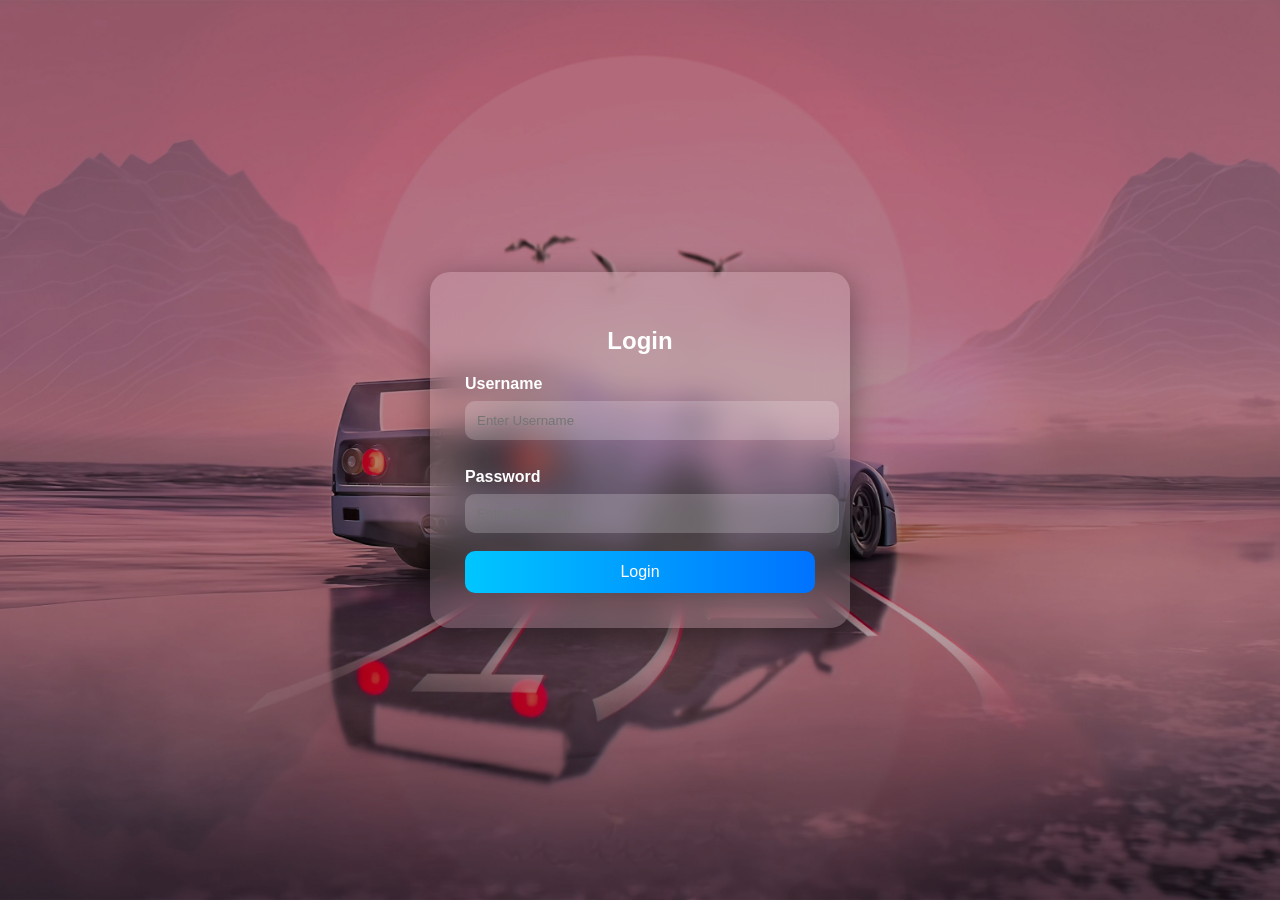
<file: index.html>
<!DOCTYPE html>
<html>
<head>
    <title>Login Page</title>
    <link rel="stylesheet" href="style.css">
</head>
<body>

<div class="login-box">
    <h2>Login</h2>

    <form action="welcome.html">
        <label>Username</label>
        <input type="text" placeholder="Enter Username" required>

        <label>Password</label>
        <input type="password" placeholder="Enter Password" required>

        <button type="submit">Login</button>
    </form>

</div>

</body>
</html>
</file>
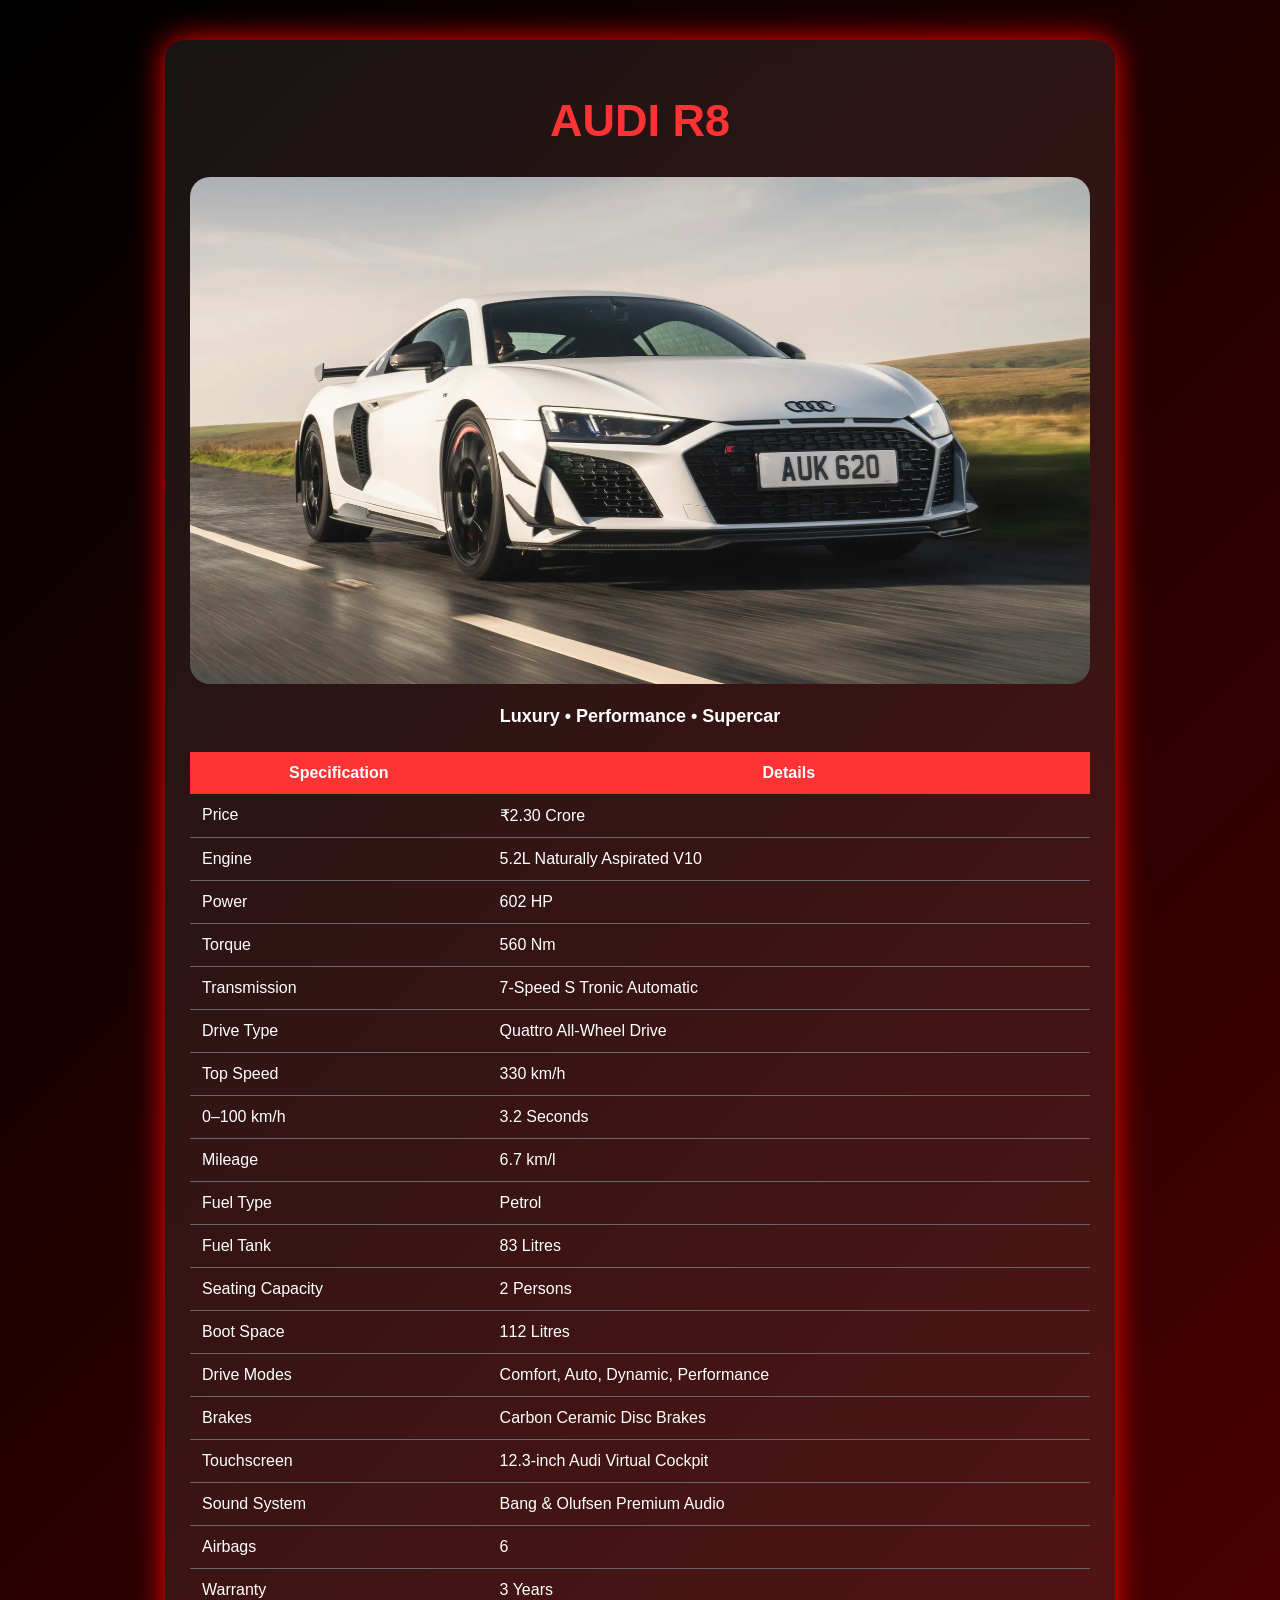
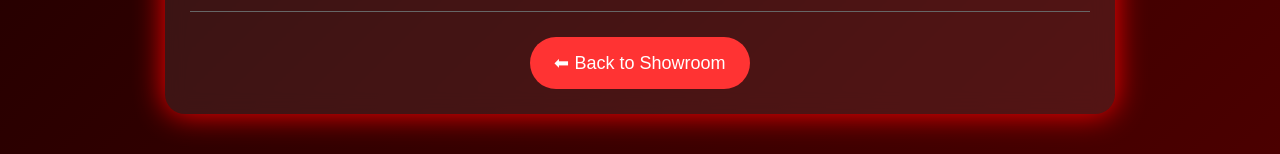
<file: audi.html>
<!DOCTYPE html>
<html lang="en">
<head>
<meta charset="UTF-8">
<meta name="viewport" content="width=device-width, initial-scale=1.0">
<title>Audi R8</title>

<style>
body{
    margin:0;
    font-family:Arial,sans-serif;
    background:linear-gradient(135deg,#000000,#4b0000);
    color:white;
}

.container{
    width:85%;
    max-width:900px;
    margin:40px auto;
    background:rgba(255,255,255,0.08);
    border-radius:20px;
    padding:25px;
    backdrop-filter:blur(10px);
    box-shadow:0 0 30px red;
}

h1{
    text-align:center;
    color:#ff3333;
    font-size:45px;
}

img{
    width:100%;
    border-radius:20px;
    transition:.4s;
}

img:hover{
    transform:scale(1.03);
}

table{
    width:100%;
    margin-top:25px;
    border-collapse:collapse;
}

th{
    background:#ff3333;
    color:white;
    padding:12px;
}

td{
    padding:12px;
    border-bottom:1px solid #666;
}

tr:hover{
    background:rgba(255,0,0,0.15);
}

button{
    margin-top:25px;
    width:220px;
    padding:15px;
    border:none;
    border-radius:30px;
    background:#ff3333;
    color:white;
    font-size:18px;
    cursor:pointer;
    transition:.3s;
}

button:hover{
    background:#cc0000;
    transform:scale(1.05);
}

p{
    text-align:center;
    font-size:18px;
}
</style>
</head>

<body>

<div class="container">

<h1>AUDI R8</h1>

<img src="audi.jpg.jpg" alt="Audi R8">

<p><b>Luxury • Performance • Supercar</b></p>

<table>
<tr><th>Specification</th><th>Details</th></tr>
<tr><td>Price</td><td>₹2.30 Crore</td></tr>
<tr><td>Engine</td><td>5.2L Naturally Aspirated V10</td></tr>
<tr><td>Power</td><td>602 HP</td></tr>
<tr><td>Torque</td><td>560 Nm</td></tr>
<tr><td>Transmission</td><td>7-Speed S Tronic Automatic</td></tr>
<tr><td>Drive Type</td><td>Quattro All-Wheel Drive</td></tr>
<tr><td>Top Speed</td><td>330 km/h</td></tr>
<tr><td>0–100 km/h</td><td>3.2 Seconds</td></tr>
<tr><td>Mileage</td><td>6.7 km/l</td></tr>
<tr><td>Fuel Type</td><td>Petrol</td></tr>
<tr><td>Fuel Tank</td><td>83 Litres</td></tr>
<tr><td>Seating Capacity</td><td>2 Persons</td></tr>
<tr><td>Boot Space</td><td>112 Litres</td></tr>
<tr><td>Drive Modes</td><td>Comfort, Auto, Dynamic, Performance</td></tr>
<tr><td>Brakes</td><td>Carbon Ceramic Disc Brakes</td></tr>
<tr><td>Touchscreen</td><td>12.3-inch Audi Virtual Cockpit</td></tr>
<tr><td>Sound System</td><td>Bang & Olufsen Premium Audio</td></tr>
<tr><td>Airbags</td><td>6</td></tr>
<tr><td>Warranty</td><td>3 Years</td></tr>
</table>

<center>
<a href="welcome.html">
<button>⬅ Back to Showroom</button>
</a>
</center>

</div>

</body>
</html>
</file>
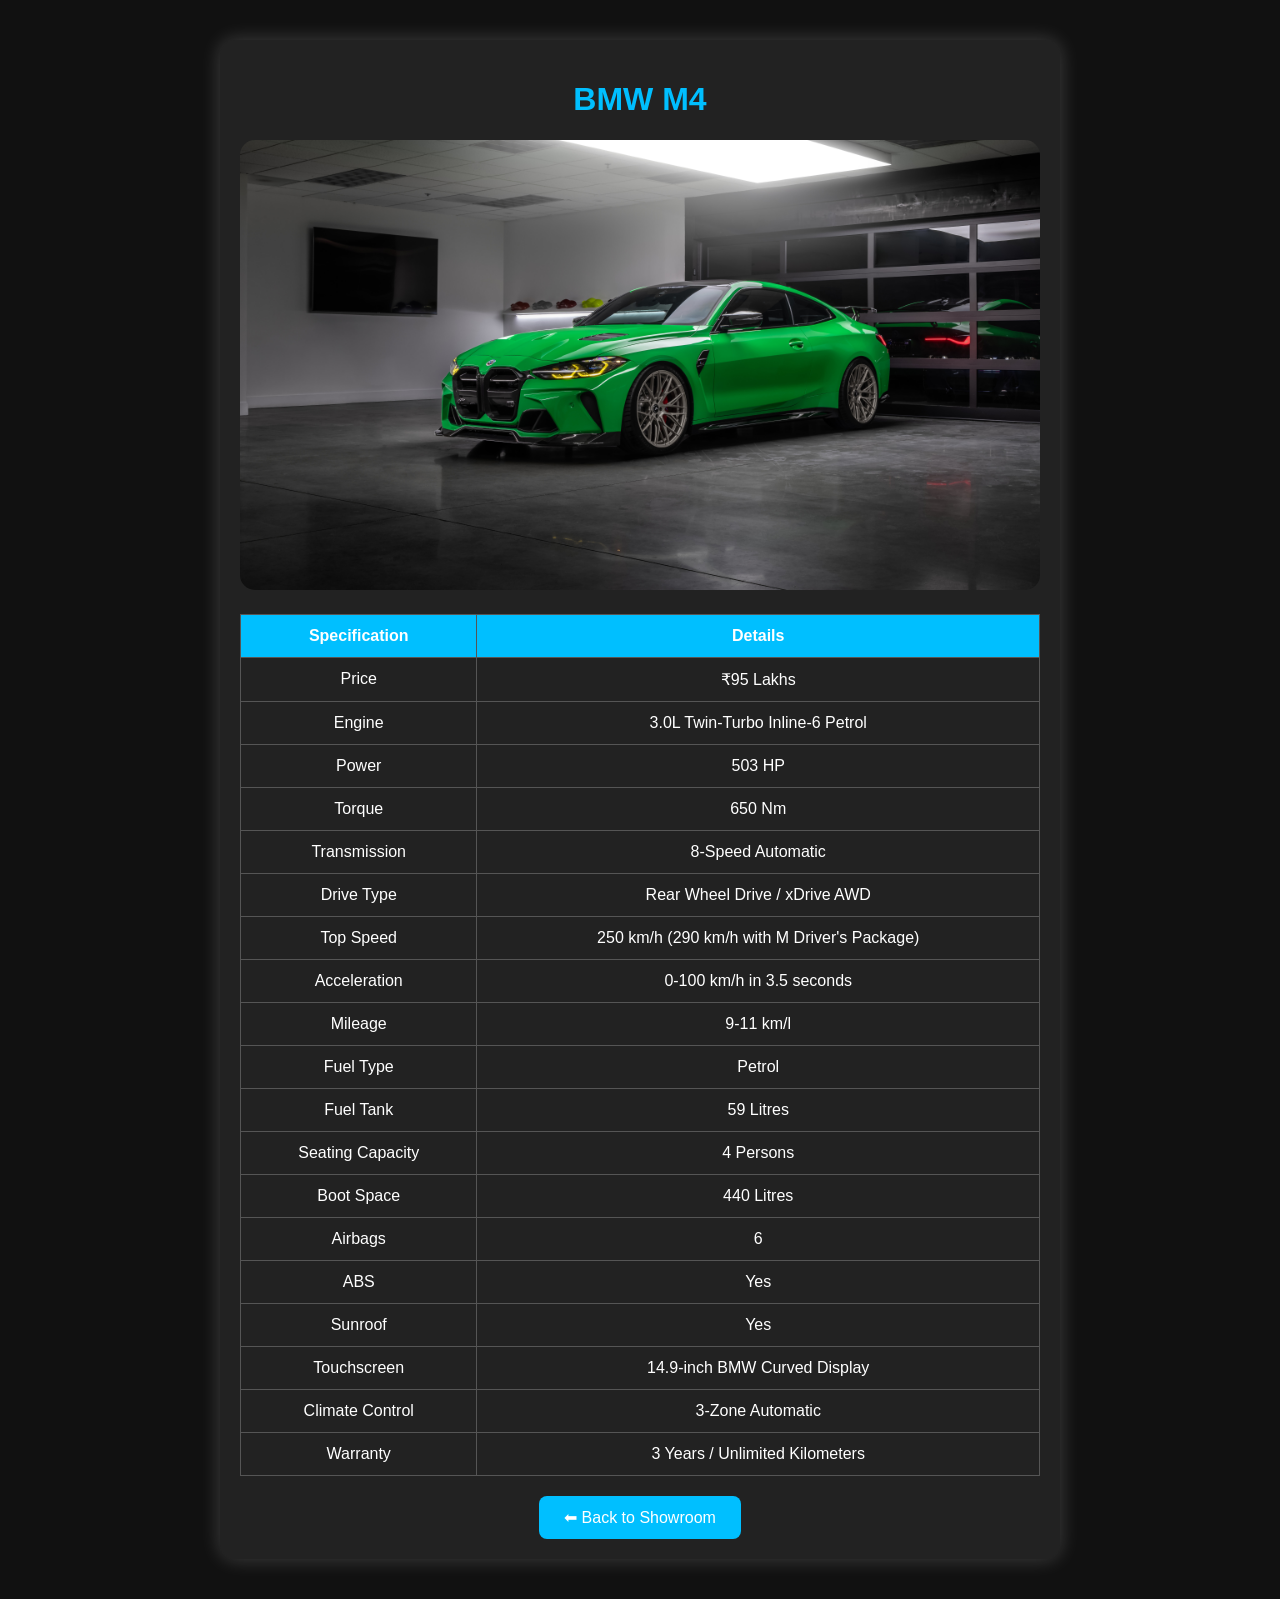
<file: bmw.html>
<!DOCTYPE html>
<html lang="en">
<head>
<meta charset="UTF-8">
<meta name="viewport" content="width=device-width, initial-scale=1.0">
<title>BMW M4</title>

<style>
body{
    margin:0;
    font-family:Arial,sans-serif;
    background:#111;
    color:white;
    text-align:center;
}
.container{
    width:80%;
    max-width:800px;
    margin:40px auto;
    background:#222;
    padding:20px;
    border-radius:15px;
    box-shadow:0 0 20px rgba(255,255,255,0.2);
}
img{
    width:100%;
    border-radius:15px;
}
h1{
    color:#00bfff;
}
table{
    width:100%;
    margin-top:20px;
    border-collapse:collapse;
}
table,th,td{
    border:1px solid #555;
}
th,td{
    padding:12px;
}
th{
    background:#00bfff;
}
button{
    margin-top:20px;
    padding:12px 25px;
    background:#00bfff;
    color:white;
    border:none;
    border-radius:8px;
    cursor:pointer;
    font-size:16px;
}
button:hover{
    background:#0099cc;
}
</style>
</head>

<body>

<div class="container">

<h1>BMW M4</h1>

<img src="bmw.jpg.jpg" alt="BMW M4">

<table>
<tr><th>Specification</th><th>Details</th></tr>
<tr><td>Price</td><td>₹95 Lakhs</td></tr>
<tr><td>Engine</td><td>3.0L Twin-Turbo Inline-6 Petrol</td></tr>
<tr><td>Power</td><td>503 HP</td></tr>
<tr><td>Torque</td><td>650 Nm</td></tr>
<tr><td>Transmission</td><td>8-Speed Automatic</td></tr>
<tr><td>Drive Type</td><td>Rear Wheel Drive / xDrive AWD</td></tr>
<tr><td>Top Speed</td><td>250 km/h (290 km/h with M Driver's Package)</td></tr>
<tr><td>Acceleration</td><td>0-100 km/h in 3.5 seconds</td></tr>
<tr><td>Mileage</td><td>9-11 km/l</td></tr>
<tr><td>Fuel Type</td><td>Petrol</td></tr>
<tr><td>Fuel Tank</td><td>59 Litres</td></tr>
<tr><td>Seating Capacity</td><td>4 Persons</td></tr>
<tr><td>Boot Space</td><td>440 Litres</td></tr>
<tr><td>Airbags</td><td>6</td></tr>
<tr><td>ABS</td><td>Yes</td></tr>
<tr><td>Sunroof</td><td>Yes</td></tr>
<tr><td>Touchscreen</td><td>14.9-inch BMW Curved Display</td></tr>
<tr><td>Climate Control</td><td>3-Zone Automatic</td></tr>
<tr><td>Warranty</td><td>3 Years / Unlimited Kilometers</td></tr>
</table>

<button onclick="history.back()">⬅ Back to Showroom</button>

</div>

</body>
</html>
</file>
<file: style.css>
body {
    margin: 0;
    padding: 0;
    font-family: Arial, sans-serif;
    background: url("background.jpg");
    background-size: cover;
    background-position: center;
    background-repeat: no-repeat;
    height: 100vh;

    display: flex;
    justify-content: center;
    align-items: center;
}

.login-box{
    background: rgba(255,255,255,0.15);
    backdrop-filter: blur(15px);
    padding:35px;
    border-radius:20px;
    width:350px;
    box-shadow:0 8px 30px rgba(0,0,0,0.4);
}
.login-box h2{
    text-align:center;
    margin-bottom:20px;
    color:white;
}

label{
    display:block;
    margin-top:10px;
    color:white;
    font-weight:bold;
}

input{
    width:100%;
    padding:12px;
    margin-top:8px;
    margin-bottom:18px;
    border:none;
    border-radius:10px;
    background:rgba(255,255,255,0.2);
    color:white;
    outline:none;
}
.spec{
    background: rgba(255,215,0,0.08);
    border-left: 5px solid gold;
    margin: 15px 0;
    padding: 15px;
    border-radius: 12px;
    box-shadow: 0 0 10px rgba(255,215,0,0.3);
    transition: 0.3s;
}

.spec:hover{
    transform: translateX(8px);
    background: rgba(255,215,0,0.18);
}

.spec h3{
    color: gold;
    margin: 0 0 8px;
}

.spec p{
    margin: 4px 0;
    color: white;
}
button{
    width:100%;
    padding:12px;
    background:linear-gradient(90deg,#00c6ff,#0072ff);
    color:white;
    border:none;
    border-radius:10px;
    font-size:16px;
    cursor:pointer;
    transition:0.3s;
}

button:hover{
    transform:scale(1.05);
    box-shadow:0 0 15px #00c6ff;
}
body::before{
    content:"";
    position:fixed;
    top:0;
    left:0;
    width:100%;
    height:100%;
    background:rgba(0,0,0,0.3);
    z-index:-1;
}
img {
    width: 150px;
    height: auto;
}
</file>
